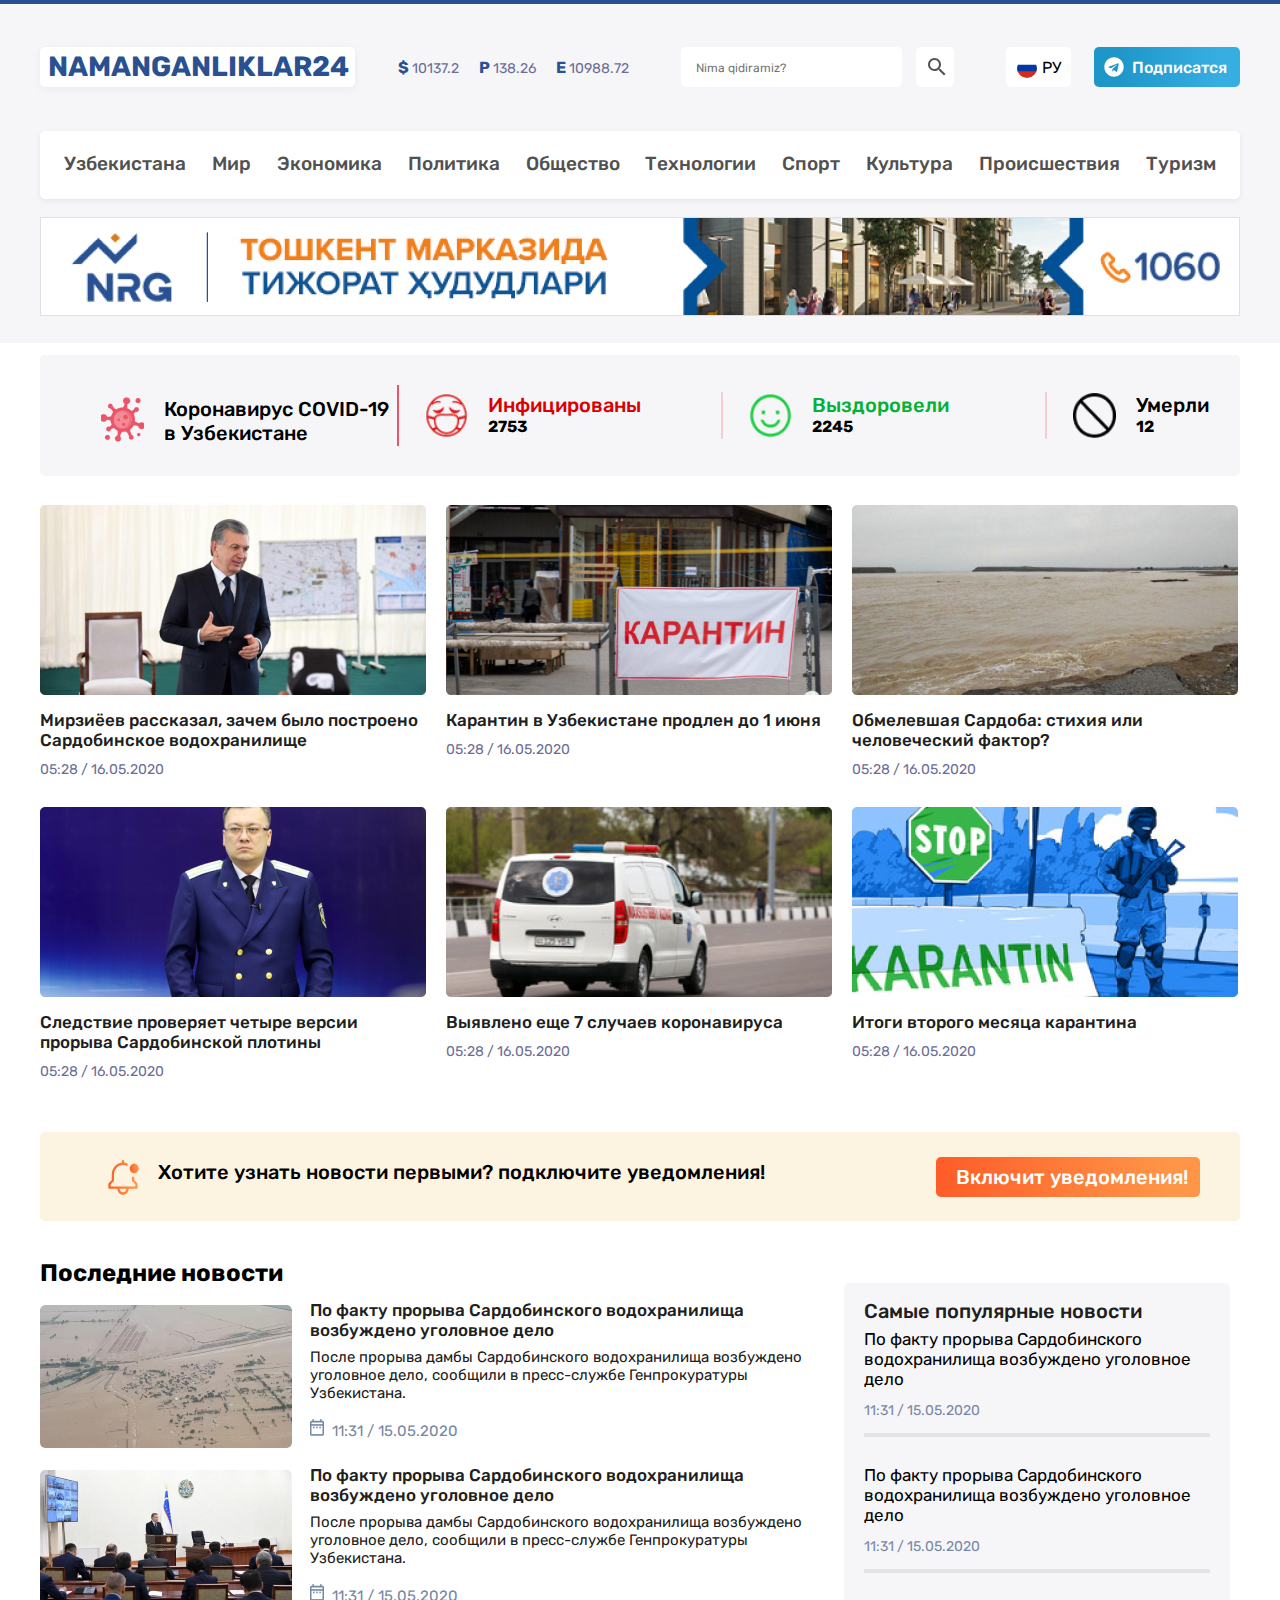
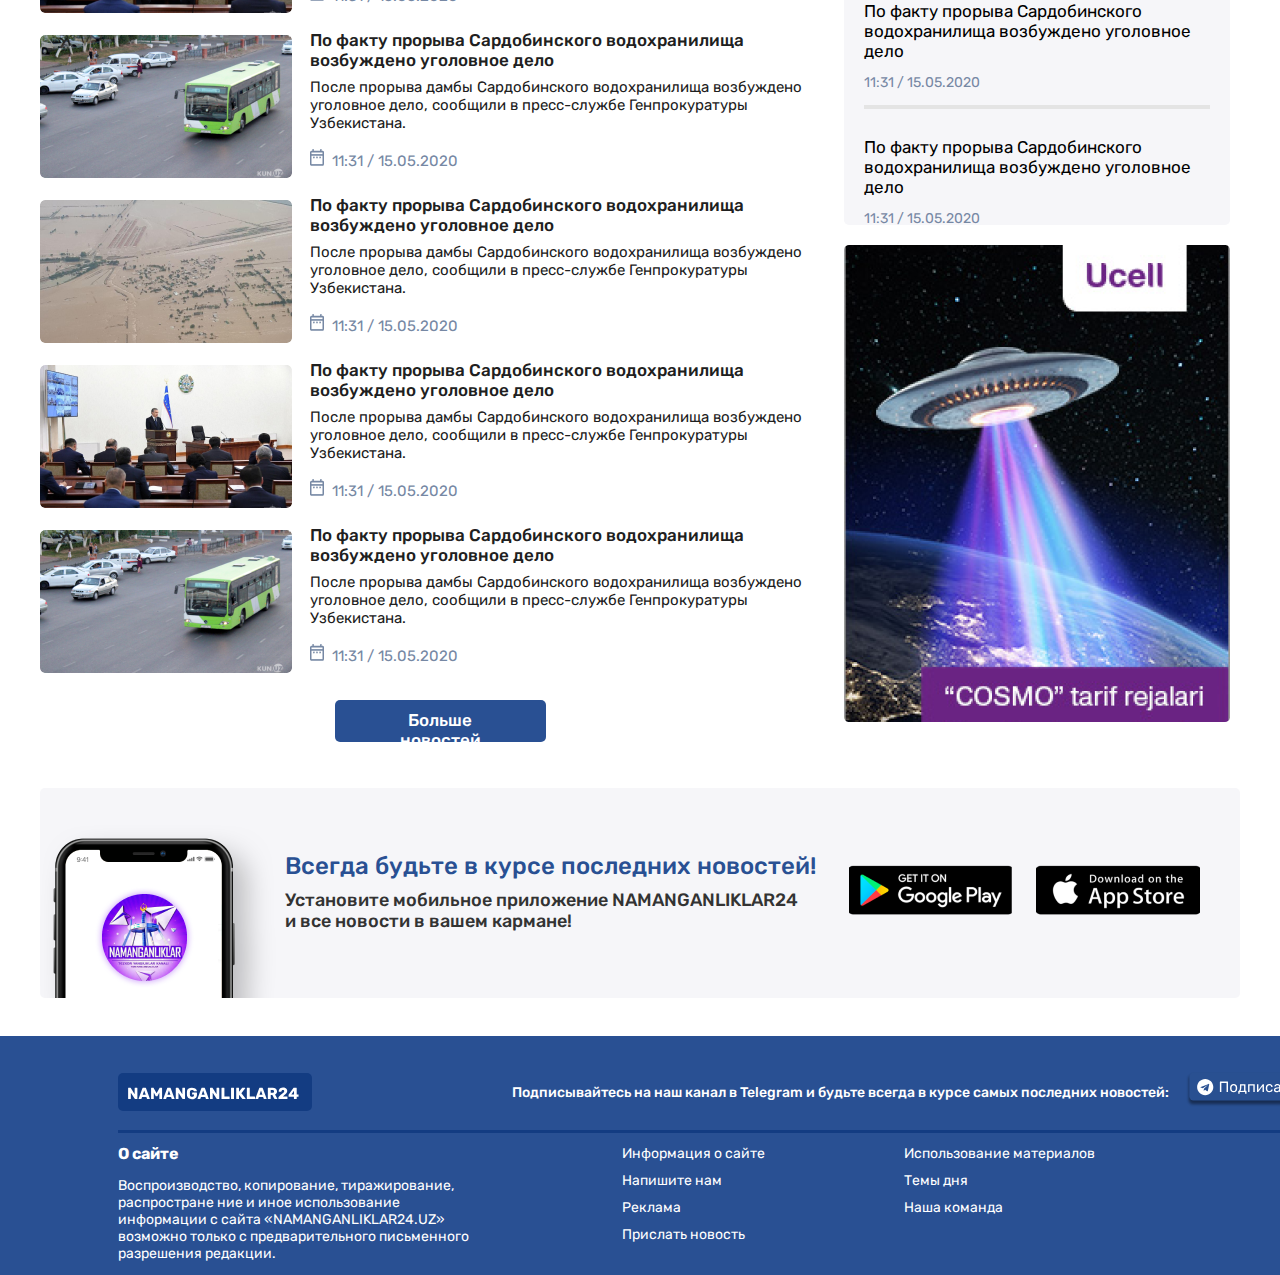
<file: index.html>
<!DOCTYPE html>
<html lang="en">

<head>
    <meta charset="UTF-8">
    <meta http-equiv="X-UA-Compatible" content="IE=edge">
    <meta name="viewport" content="width=device-width, initial-scale=1.0">
    <link rel="preconnect" href="https://fonts.gstatic.com">
    <link href="https://fonts.googleapis.com/css2?family=Roboto:wght@100&display=swap" rel="stylesheet">
    <link rel="preconnect" href="https://fonts.gstatic.com">
    <link href="https://fonts.googleapis.com/css2?family=Rubik:wght@500&display=swap" rel="stylesheet">
    <link rel="stylesheet" href="./style.css">
    <title>Namanganliklar24</title>
</head>

<body>
    <header class="header">
        <div class="line"></div>
        <div class="container">
            <div class="header-top">
                <div class="top-left">
                    <h1>NAMANGANLIKLAR24</h1>
                    <ul class="kurslar">
                        <li class="valyuta_kursi"><span class="valyutalar">$</span> 10137.2 </li>
                        <li class="valyuta_kursi"><span class="valyutalar">P</span> 138.26</li>
                        <li class="valyuta_kursi"><span class="valyutalar">E</span> 10988.72</li>
                    </ul>
                </div>
                <div class="top-right">
                    <input class="placeholder" placeholder="Nima qidiramiz?">
                    <div class="srch"><img src="./images/search.svg"></div>
                    <div class="lan"><img class="flag" src="./images/flag.svg">РУ</div>
                    <div class="tg"><a href="#"><img src="./images/tg.svg">Подписатся</a></div>
                </div>
            </div>
            <nav class="header-center">
                <ul>
                    <li><a href="#">Узбекистана</a></li>
                    <li><a href="#">Мир</a></li>
                    <li><a href="#">Экономика</a></li>
                    <li><a href="./index2.html"> Политика</a></li>
                    <li><a href="#">Общество</a></li>
                    <li><a href="#">Технологии</a></li>
                    <li><a href="#">Спорт</a></li>
                    <li><a href="#">Культура</a></li>
                    <li><a href="#">Происшествия</a></li>
                    <li><a href="#">Туризм</a></li>
                </ul>
            </nav>
            <img class="nrg" src="./images/nrg.png">
    </header>
    <main class="container">
        <section class="section1">
            <div class="sectionbox">
                <img src="./images/covid.png" alt="">
                <h3>Коронавирус COVID-19 в Узбекистане</h3>
            </div>
            <div class="sectionbox">
                <img src="./images/emojione-monotone_face-with-medical-mask.png">
                <div>
                    <h3 class="infection">Инфицированы</h3>
                    <b>2753</b>
                </div>
            </div>
            <div class="sectionbox">
                <img src="./images/smile.png" alt="">
                <div>
                    <h3 class="healthy">Выздоровели</h3>
                    <b>2245</b>
                </div>
            </div>
            <div class="sectionbox">
                <img src="./images/dead.png" alt="">
                <div>
                    <h3>Умерли</h3>
                    <b>12</b>
                </div>
            </div>
        </section>
        <section class="section2">
            <article class="article_of_sec2">
                <img src="./images/prezident@2x.jpg">
                <h3>Мирзиёев рассказал, зачем было построено
                    Сардобинское водохранилище</h3>
                <p>05:28 / 16.05.2020</p>
            </article>
            <article class="article_of_sec2">
                <img src="./images/karantin.jpg">
                <h3>Карантин в Узбекистане продлен до 1 июня</h3>
                <p>05:28 / 16.05.2020</p>
            </article>
            <article class="article_of_sec2">
                <img src="./images/sardoba.jpg">
                <h3>Обмелевшая Сардоба: стихия или
                    человеческий фактор?</h3>
                <p>05:28 / 16.05.2020</p>
            </article>
            <article class="article_of_sec2">
                <img src="./images/prokuror.jpg">
                <h3>Следствие проверяет четыре версии
                    прорыва Сардобинской плотины</h3>
                <p>05:28 / 16.05.2020</p>
            </article>
            <article class="article_of_sec2">
                <img src="./images/tez-yordam.jpg">
                <h3>Выявлено еще 7 случаев коронавируса</h3>
                <p>05:28 / 16.05.2020</p>
            </article>
            <article class="article_of_sec2">
                <img src="./images/stop-karantin.jpg">
                <h3>Итоги второго месяца карантина</h3>
                <p>05:28 / 16.05.2020</p>
            </article>
        </section>
        <section class="section3">
            <div>
                <img src="./images/bell-icon@2x.svg">
                <h2>Хотите узнать новости первыми? подключите уведомления!</h2>
            </div>
            <button>Включит уведомления!</button>
        </section>

        <section class="section4">
            <div class="section4-left">
                <h2>Последние новости</h2>
                <div>
                    <article class="newslist">
                        <img src="./images/news1.png" alt="">
                        <div class="articlebox">
                            <h3>По факту прорыва Сардобинского водохранилища
                                возбуждено уголовное дело</h3>
                            <p>После прорыва дамбы Сардобинского водохранилища возбуждено уголовное дело, сообщили в
                                пресс-службе Генпрокуратуры Узбекистана.
                            </p>
                            <img src="./images/calendar.png" alt="">
                            <p class="data">11:31 / 15.05.2020</p>
                        </div>
                    </article>
                    <article class="newslist">
                        <img src="./images/news2.png" alt="">
                        <div class="articlebox">
                            <h3>По факту прорыва Сардобинского водохранилища
                                возбуждено уголовное дело</h3>
                            <p>После прорыва дамбы Сардобинского водохранилища возбуждено уголовное дело, сообщили в
                                пресс-службе Генпрокуратуры Узбекистана.
                            </p>
                            <img src="./images/calendar.png" alt="">
                            <p class="data">11:31 / 15.05.2020</p>
                        </div>
                    </article>
                    <article class="newslist">
                        <img src="./images/news3.png" alt="">
                        <div class="articlebox">
                            <h3>По факту прорыва Сардобинского водохранилища
                                возбуждено уголовное дело</h3>
                            <p>После прорыва дамбы Сардобинского водохранилища возбуждено уголовное дело, сообщили в
                                пресс-службе Генпрокуратуры Узбекистана.
                            </p>
                            <img src="./images/calendar.png" alt="">
                            <p class="data">11:31 / 15.05.2020</p>
                        </div>
                    </article>
                    <article class="newslist">
                        <img src="./images/news1.png" alt="">
                        <div class="articlebox">
                            <h3>По факту прорыва Сардобинского водохранилища
                                возбуждено уголовное дело</h3>
                            <p>После прорыва дамбы Сардобинского водохранилища возбуждено уголовное дело, сообщили в
                                пресс-службе Генпрокуратуры Узбекистана.
                            </p>
                            <img src="./images/calendar.png" alt="">
                            <p class="data">11:31 / 15.05.2020</p>
                        </div>
                    </article>
                    <article class="newslist">
                        <img src="./images/news2.png" alt="">
                        <div class="articlebox">
                            <h3>По факту прорыва Сардобинского водохранилища
                                возбуждено уголовное дело</h3>
                            <p>После прорыва дамбы Сардобинского водохранилища возбуждено уголовное дело, сообщили в
                                пресс-службе Генпрокуратуры Узбекистана.
                            </p>
                            <img src="./images/calendar.png" alt="">
                            <p class="data">11:31 / 15.05.2020</p>
                        </div>
                    </article>
                    <article class="newslist">
                        <img src="./images/news3.png" alt="">
                        <div class="articlebox">
                            <h3>По факту прорыва Сардобинского водохранилища
                                возбуждено уголовное дело</h3>
                            <p>После прорыва дамбы Сардобинского водохранилища возбуждено уголовное дело, сообщили в
                                пресс-службе Генпрокуратуры Узбекистана.
                            </p>
                            <img src="./images/calendar.png" alt="">
                            <p class="data">11:31 / 15.05.2020</p>
                        </div>
                    </article>
                    <button class="morenews">Больше новостей</button>
                </div>
            </div>
            <div class="section4-right">
                <div class="section4-right-top">
                    <h3>Cамые популярные новости</h3>
                    <article class="hotnews">
                        <p>По факту прорыва Сардобинского водохранилища
                            возбуждено уголовное дело</p>
                        <span class="data">11:31 / 15.05.2020</span>
                        <span class="lines"></span>
                    </article>
                    <article class="hotnews">
                        <p>По факту прорыва Сардобинского водохранилища
                            возбуждено уголовное дело</p>
                        <span class="data">11:31 / 15.05.2020</span>
                        <span class="lines"></span>
                    </article>
                    <article class="hotnews">
                        <p>По факту прорыва Сардобинского водохранилища
                            возбуждено уголовное дело</p>
                        <span class="data">11:31 / 15.05.2020</span>
                        <span class="lines"></span>
                    </article>
                    <article class="hotnews">
                        <p>По факту прорыва Сардобинского водохранилища
                            возбуждено уголовное дело</p>
                        <span class="data">11:31 / 15.05.2020</span>
                    </article>
                </div>
                <aside class="ucell"></aside>
            </div>
            <div>

            </div>
        </section>
        <aside class="banner">
            <div class="banner-box">
                <h2>Всегда будьте в курсе последних новостей!</h2>
                <p>Установите мобильное приложение NAMANGANLIKLAR24
                    и все новости в вашем кармане!</p>
            </div>
            <div class="banner-link">
                <a href="#"><img src="./images/googleplay.png"></a>
                <a href="#"><img src="./images/appstore.png"></a>
            </div>
        </aside>
    </main>


    <footer>
        <div class="container">
            <div class="footer-top">
                <img src="./images/logo.svg">
                <div>
                    <h3>Подписывайтесь на наш канал в Telegram и будьте всегда в курсе самых последних новостей:</h3>
                    <a href="#"><img src="./images/tg-logo.svg"></a>
                </div>
            </div>
            <div class="footer-line"></div>
            <div class="footer-bottom">
                <div class="footer-box2">
                    <h3>О сайте</h3>
                    <p>Воспроизводство, копирование, тиражирование, распростране ние и иное использование информации с
                        сайта «NAMANGANLIKLAR24.UZ» возможно только с предварительного письменного разрешения редакции.
                    </p>
                </div>
                <ul>
                    <li><a href="#">Информация о сайте</a></li>
                    <li><a href="#">Напишите нам</a> </li>
                    <li><a href="#">Реклама</a></li>
                    <li><a href="#">Прислать новость</a></li>
                </ul>
                <ul>
                    <li><a href="#">Использование материалов</a></li>
                    <li><a href="#">Темы дня</a> </li>
                    <li><a href="#">Наша команда</a></li>
                </ul>
            </div>
        </div>
    </footer>
</body>

</html>
</file>
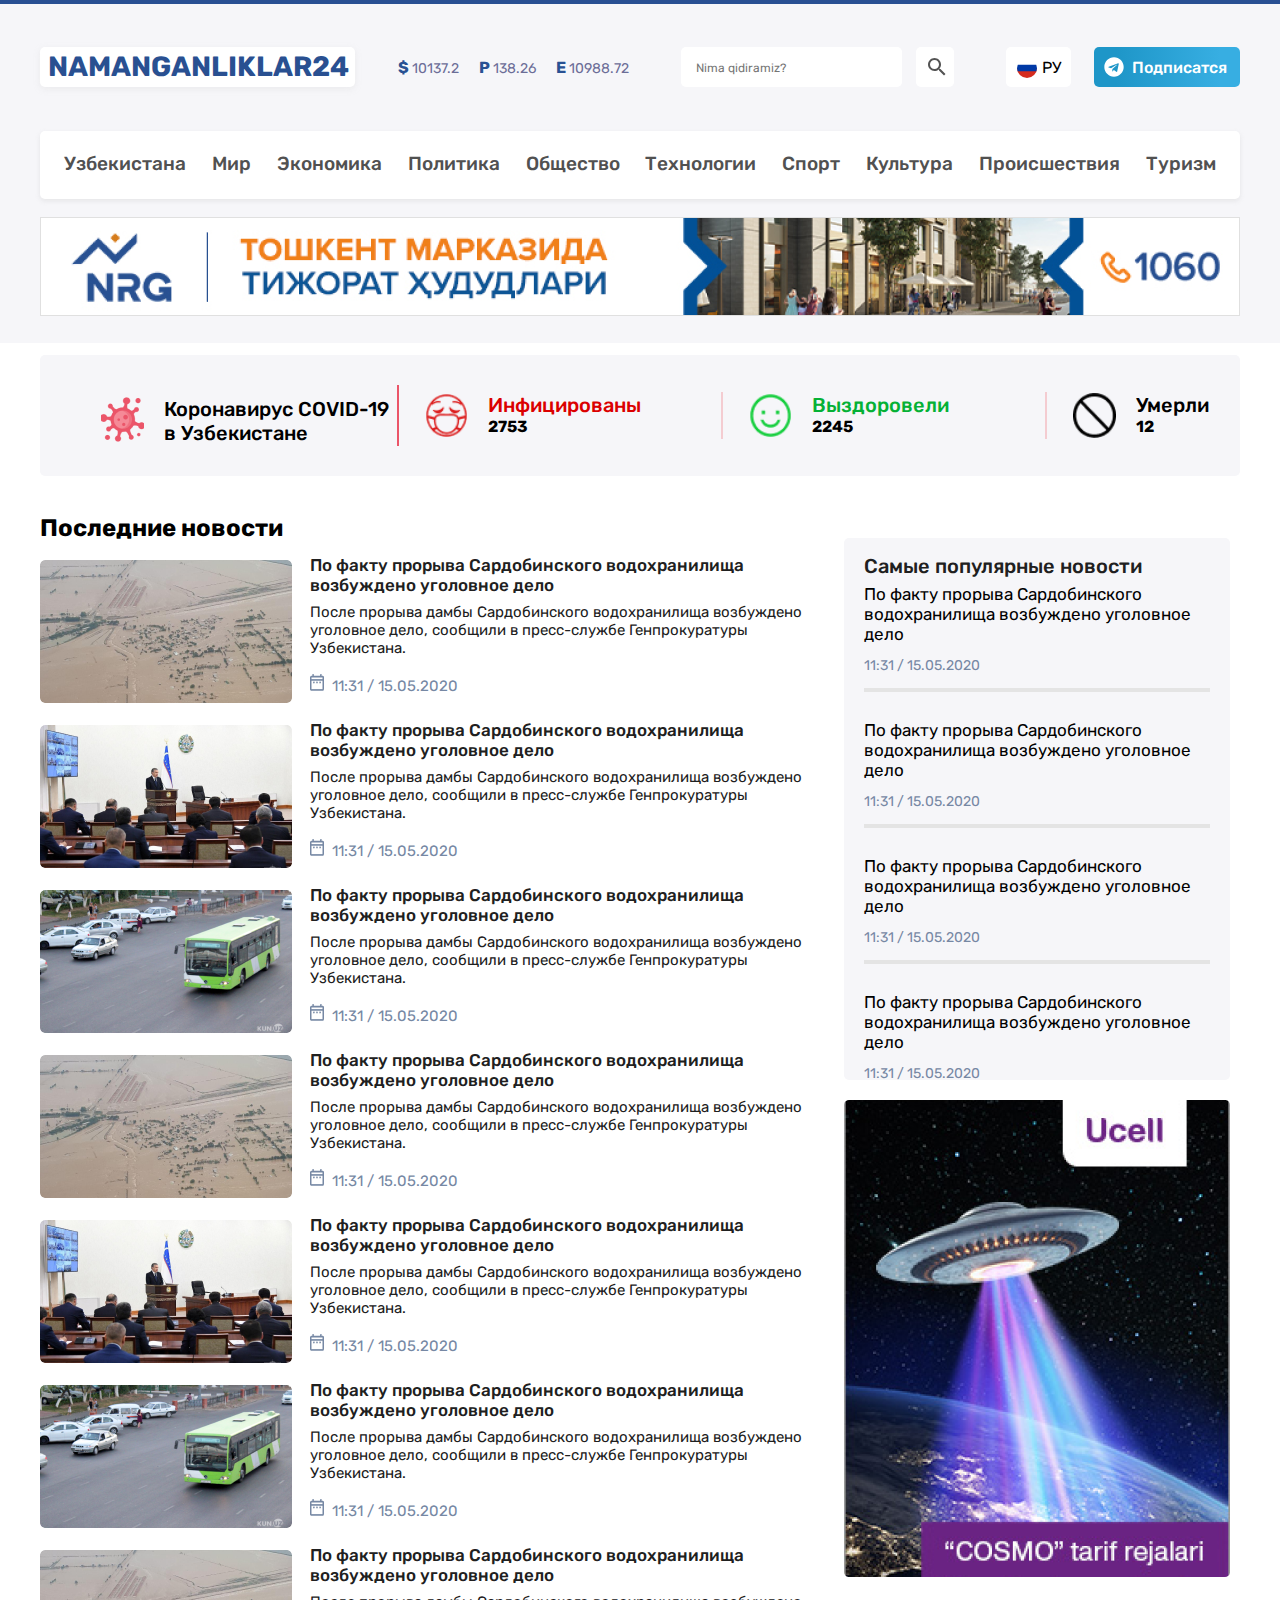
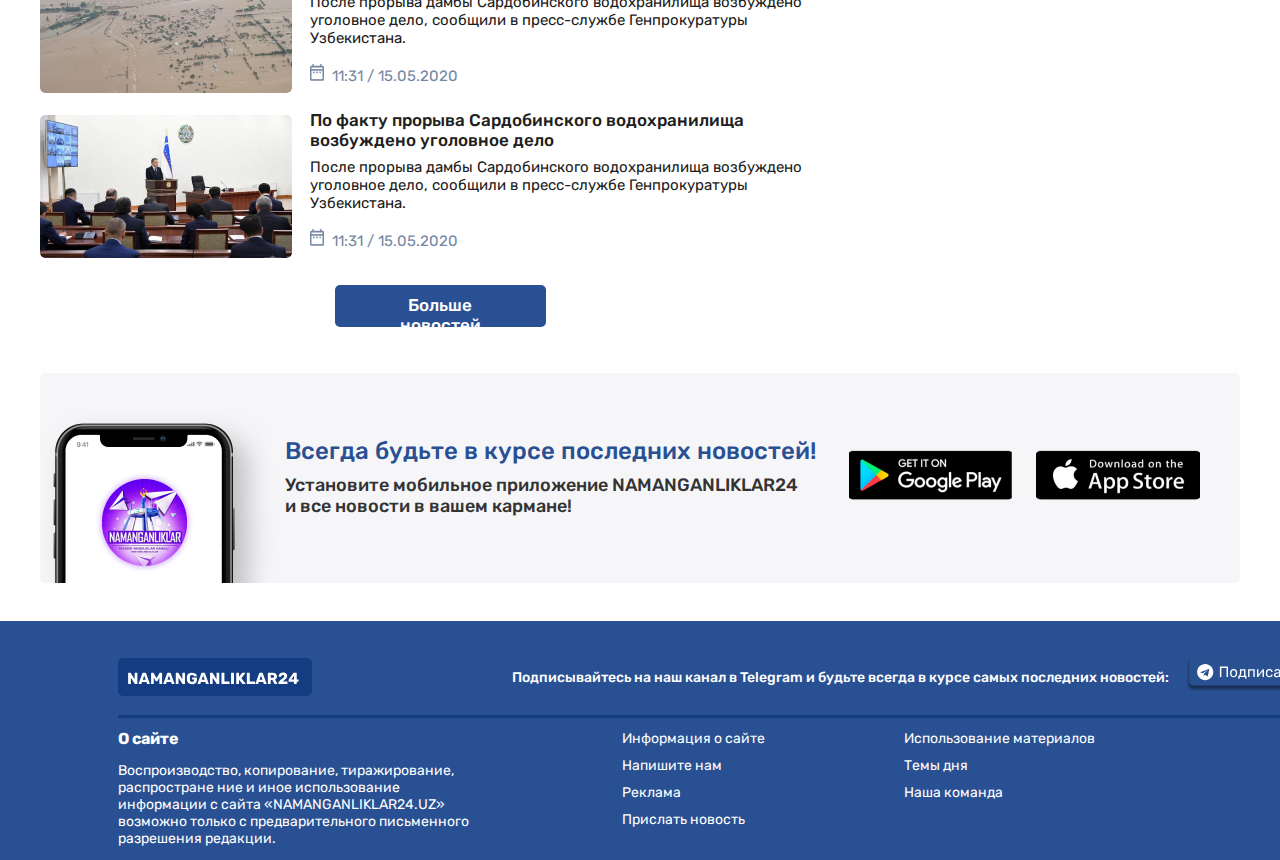
<file: index2.html>
<!DOCTYPE html>
<html lang="en">

<head>
    <meta charset="UTF-8">
    <meta http-equiv="X-UA-Compatible" content="IE=edge">
    <meta name="viewport" content="width=device-width, initial-scale=1.0">
    <link rel="preconnect" href="https://fonts.gstatic.com">
    <link href="https://fonts.googleapis.com/css2?family=Roboto:wght@100&display=swap" rel="stylesheet">
    <link rel="preconnect" href="https://fonts.gstatic.com">
    <link href="https://fonts.googleapis.com/css2?family=Rubik:wght@500&display=swap" rel="stylesheet">
    <link rel="stylesheet" href="./style.css">
    <title>Namanganliklar24</title>
</head>

<body>
    <header class="header">
        <div class="line"></div>
        <div class="container">
            <div class="header-top">
                <div class="top-left">
                    <h1>NAMANGANLIKLAR24</h1>
                    <ul class="kurslar">
                        <li class="valyuta_kursi"><span class="valyutalar">$</span> 10137.2 </li>
                        <li class="valyuta_kursi"><span class="valyutalar">P</span> 138.26</li>
                        <li class="valyuta_kursi"><span class="valyutalar">E</span> 10988.72</li>
                    </ul>
                </div>
                <div class="top-right">
                    <input class="placeholder" placeholder="Nima qidiramiz?">
                    <div class="srch"><img src="./images/search.svg"></div>
                    <div class="lan"><img class="flag" src="./images/flag.svg">РУ</div>
                    <div class="tg"><a href="#"><img src="./images/tg.svg">Подписатся</a></div>
                </div>
            </div>
            <nav class="header-center">
                <ul>
                    <li><a href="#">Узбекистана</a></li>
                    <li><a href="#">Мир</a></li>
                    <li><a href="#">Экономика</a></li>
                    <li><a href="./index2.html"> Политика</a></li>
                    <li><a href="#">Общество</a></li>
                    <li><a href="#">Технологии</a></li>
                    <li><a href="#">Спорт</a></li>
                    <li><a href="#">Культура</a></li>
                    <li><a href="#">Происшествия</a></li>
                    <li><a href="#">Туризм</a></li>
                </ul>
            </nav>
            <img class="nrg" src="./images/nrg.png">
    </header>
    <main class="container">
        <section class="section1">
            <div class="sectionbox">
                <img src="./images/covid.png" alt="">
                <h3>Коронавирус COVID-19 в Узбекистане</h3>
            </div>
            <div class="sectionbox">
                <img src="./images/emojione-monotone_face-with-medical-mask.png">
                <div>
                    <h3 class="infection">Инфицированы</h3>
                    <b>2753</b>
                </div>
            </div>
            <div class="sectionbox">
                <img src="./images/smile.png" alt="">
                <div>
                    <h3 class="healthy">Выздоровели</h3>
                    <b>2245</b>
                </div>
            </div>
            <div class="sectionbox">
                <img src="./images/dead.png" alt="">
                <div>
                    <h3>Умерли</h3>
                    <b>12</b>
                </div>
            </div>
        </section>

        <section class="section4">
            <div class="section4-left">
                <h2>Последние новости</h2>
                <div>
                    <article class="newslist">
                        <img src="./images/news1.png" alt="">
                        <div class="articlebox">
                            <h3>По факту прорыва Сардобинского водохранилища
                                возбуждено уголовное дело</h3>
                            <p>После прорыва дамбы Сардобинского водохранилища возбуждено уголовное дело, сообщили в
                                пресс-службе Генпрокуратуры Узбекистана.
                            </p>
                            <img src="./images/calendar.png" alt="">
                            <p class="data">11:31 / 15.05.2020</p>
                        </div>
                    </article>
                    <article class="newslist">
                        <img src="./images/news2.png" alt="">
                        <div class="articlebox">
                            <h3>По факту прорыва Сардобинского водохранилища
                                возбуждено уголовное дело</h3>
                            <p>После прорыва дамбы Сардобинского водохранилища возбуждено уголовное дело, сообщили в
                                пресс-службе Генпрокуратуры Узбекистана.
                            </p>
                            <img src="./images/calendar.png" alt="">
                            <p class="data">11:31 / 15.05.2020</p>
                        </div>
                    </article>
                    <article class="newslist">
                        <img src="./images/news3.png" alt="">
                        <div class="articlebox">
                            <h3>По факту прорыва Сардобинского водохранилища
                                возбуждено уголовное дело</h3>
                            <p>После прорыва дамбы Сардобинского водохранилища возбуждено уголовное дело, сообщили в
                                пресс-службе Генпрокуратуры Узбекистана.
                            </p>
                            <img src="./images/calendar.png" alt="">
                            <p class="data">11:31 / 15.05.2020</p>
                        </div>
                    </article>
                    <article class="newslist">
                        <img src="./images/news1.png" alt="">
                        <div class="articlebox">
                            <h3>По факту прорыва Сардобинского водохранилища
                                возбуждено уголовное дело</h3>
                            <p>После прорыва дамбы Сардобинского водохранилища возбуждено уголовное дело, сообщили в
                                пресс-службе Генпрокуратуры Узбекистана.
                            </p>
                            <img src="./images/calendar.png" alt="">
                            <p class="data">11:31 / 15.05.2020</p>
                        </div>
                    </article>
                    <article class="newslist">
                        <img src="./images/news2.png" alt="">
                        <div class="articlebox">
                            <h3>По факту прорыва Сардобинского водохранилища
                                возбуждено уголовное дело</h3>
                            <p>После прорыва дамбы Сардобинского водохранилища возбуждено уголовное дело, сообщили в
                                пресс-службе Генпрокуратуры Узбекистана.
                            </p>
                            <img src="./images/calendar.png" alt="">
                            <p class="data">11:31 / 15.05.2020</p>
                        </div>
                    </article>
                    <article class="newslist">
                        <img src="./images/news3.png" alt="">
                        <div class="articlebox">
                            <h3>По факту прорыва Сардобинского водохранилища
                                возбуждено уголовное дело</h3>
                            <p>После прорыва дамбы Сардобинского водохранилища возбуждено уголовное дело, сообщили в
                                пресс-службе Генпрокуратуры Узбекистана.
                            </p>
                            <img src="./images/calendar.png" alt="">
                            <p class="data">11:31 / 15.05.2020</p>
                        </div>
                    </article>
                    <article class="newslist">
                        <img src="./images/news1.png" alt="">
                        <div class="articlebox">
                            <h3>По факту прорыва Сардобинского водохранилища
                                возбуждено уголовное дело</h3>
                            <p>После прорыва дамбы Сардобинского водохранилища возбуждено уголовное дело, сообщили в
                                пресс-службе Генпрокуратуры Узбекистана.
                            </p>
                            <img src="./images/calendar.png" alt="">
                            <p class="data">11:31 / 15.05.2020</p>
                        </div>
                    </article>
                    <article class="newslist">
                        <img src="./images/news2.png" alt="">
                        <div class="articlebox">
                            <h3>По факту прорыва Сардобинского водохранилища
                                возбуждено уголовное дело</h3>
                            <p>После прорыва дамбы Сардобинского водохранилища возбуждено уголовное дело, сообщили в
                                пресс-службе Генпрокуратуры Узбекистана.
                            </p>
                            <img src="./images/calendar.png" alt="">
                            <p class="data">11:31 / 15.05.2020</p>
                        </div>
                    </article>
                    <button class="morenews">Больше новостей</button>
                </div>
            </div>
            <div class="section4-right">
                <div class="section4-right-top">
                    <h3>Cамые популярные новости</h3>
                    <article class="hotnews">
                        <p>По факту прорыва Сардобинского водохранилища
                            возбуждено уголовное дело</p>
                        <span class="data">11:31 / 15.05.2020</span>
                        <span class="lines"></span>
                    </article>
                    <article class="hotnews">
                        <p>По факту прорыва Сардобинского водохранилища
                            возбуждено уголовное дело</p>
                        <span class="data">11:31 / 15.05.2020</span>
                        <span class="lines"></span>
                    </article>
                    <article class="hotnews">
                        <p>По факту прорыва Сардобинского водохранилища
                            возбуждено уголовное дело</p>
                        <span class="data">11:31 / 15.05.2020</span>
                        <span class="lines"></span>
                    </article>
                    <article class="hotnews">
                        <p>По факту прорыва Сардобинского водохранилища
                            возбуждено уголовное дело</p>
                        <span class="data">11:31 / 15.05.2020</span>
                    </article>
                </div>
                <aside class="ucell"></aside>
            </div>
            <div>

            </div>
        </section>
        <aside class="banner">
            <div class="banner-box">
                <h2>Всегда будьте в курсе последних новостей!</h2>
                <p>Установите мобильное приложение NAMANGANLIKLAR24
                    и все новости в вашем кармане!</p>
            </div>
            <div class="banner-link">
                <a href="#"><img src="./images/googleplay.png"></a>
                <a href="#"><img src="./images/appstore.png"></a>
            </div>
        </aside>
    </main>

    <footer>
        <div class="container">
            <div class="footer-top">
                <img src="./images/logo.svg">
                <div>
                    <h3>Подписывайтесь на наш канал в Telegram и будьте всегда в курсе самых последних новостей:</h3>
                    <a href="#"><img src="./images/tg-logo.svg"></a>
                </div>
            </div>
            <div class="footer-line"></div>
            <div class="footer-bottom">
                <div class="footer-box2">
                    <h3>О сайте</h3>
                    <p>Воспроизводство, копирование, тиражирование, распростране ние и иное использование информации с
                        сайта «NAMANGANLIKLAR24.UZ» возможно только с предварительного письменного разрешения редакции.
                    </p>
                </div>
                <ul>
                    <li><a href="#">Информация о сайте</a></li>
                    <li><a href="#">Напишите нам</a> </li>
                    <li><a href="#">Реклама</a></li>
                    <li><a href="#">Прислать новость</a></li>
                </ul>
                <ul>
                    <li><a href="#">Использование материалов</a></li>
                    <li><a href="#">Темы дня</a> </li>
                    <li><a href="#">Наша команда</a></li>
                </ul>
            </div>
        </div>
    </footer>
</body>

</html>
</file>
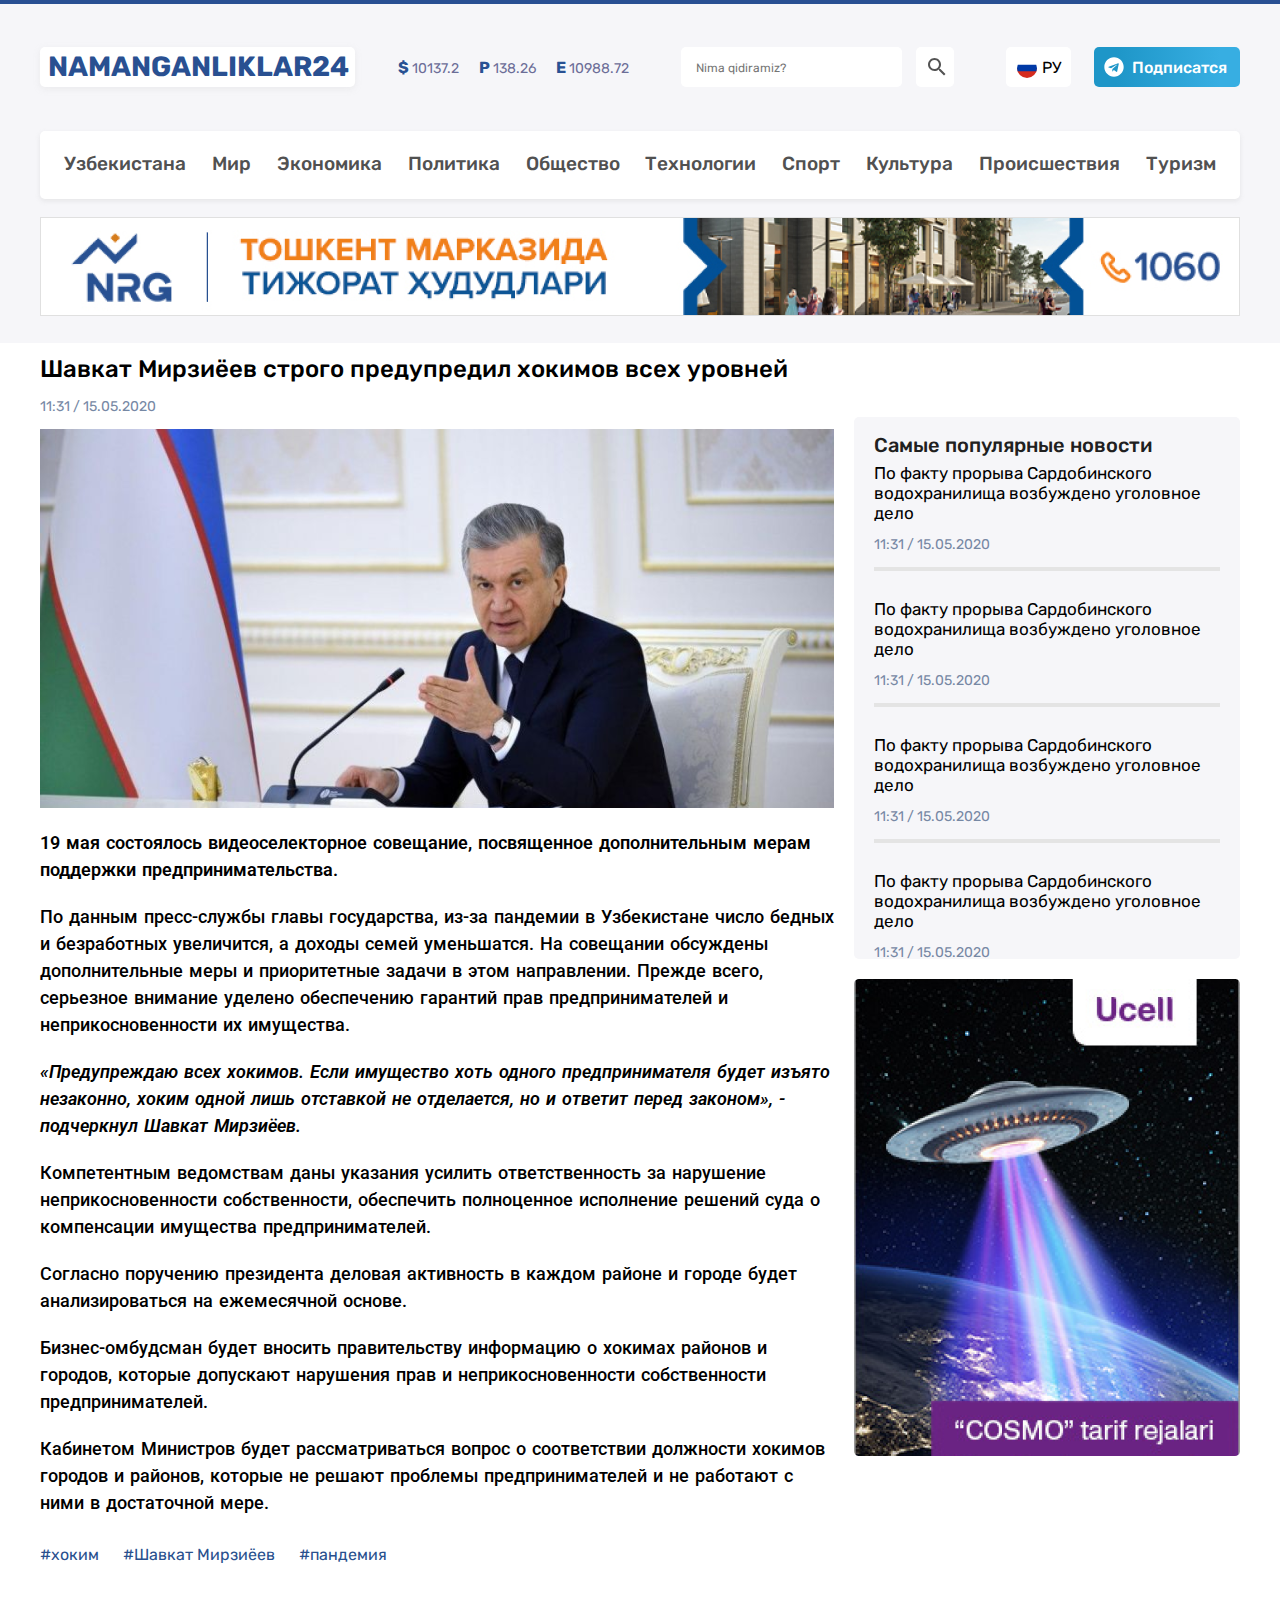
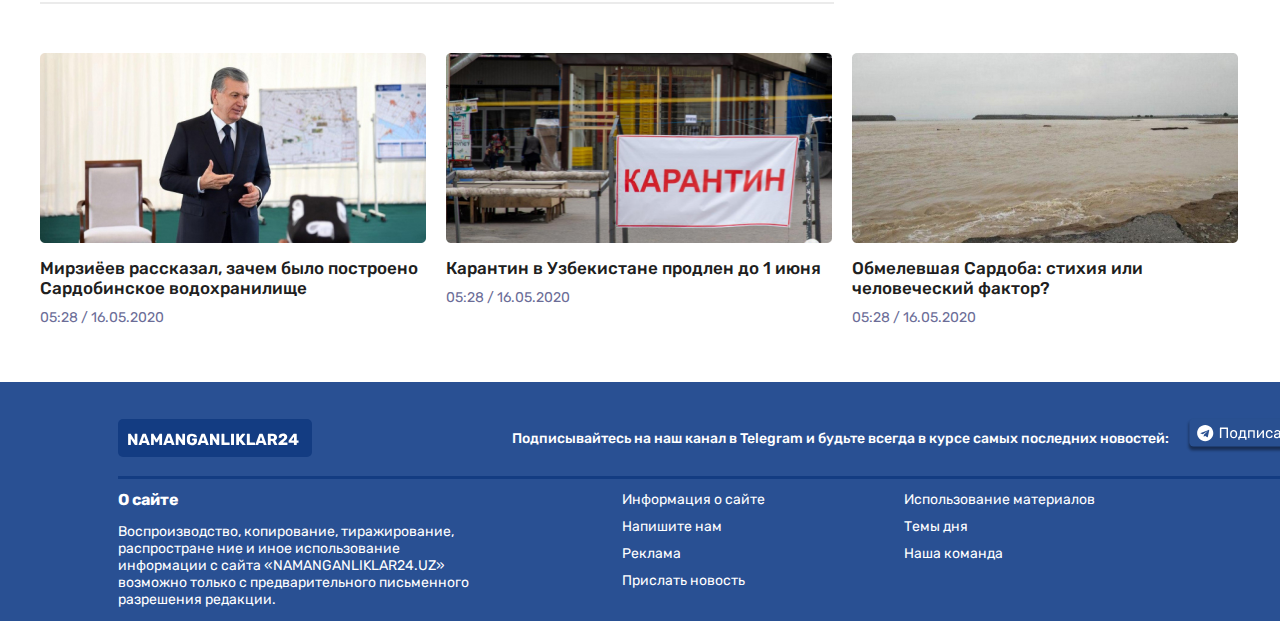
<file: index3.html>
<!DOCTYPE html>
<html lang="en">

<head>
    <meta charset="UTF-8">
    <meta http-equiv="X-UA-Compatible" content="IE=edge">
    <meta name="viewport" content="width=device-width, initial-scale=1.0">
    <link rel="preconnect" href="https://fonts.gstatic.com">
    <link href="https://fonts.googleapis.com/css2?family=Roboto:wght@100&display=swap" rel="stylesheet">
    <link rel="preconnect" href="https://fonts.gstatic.com">
    <link href="https://fonts.googleapis.com/css2?family=Rubik:wght@500&display=swap" rel="stylesheet">
    <link rel="stylesheet" href="./style.css">
    <title>Namanganliklar24</title>
</head>

<body>
    <header class="header">
        <div class="line"></div>
        <div class="container">
            <div class="header-top">
                <div class="top-left">
                    <h1>NAMANGANLIKLAR24</h1>
                    <ul class="kurslar">
                        <li class="valyuta_kursi"><span class="valyutalar">$</span> 10137.2 </li>
                        <li class="valyuta_kursi"><span class="valyutalar">P</span> 138.26</li>
                        <li class="valyuta_kursi"><span class="valyutalar">E</span> 10988.72</li>
                    </ul>
                </div>
                <div class="top-right">
                    <input class="placeholder" placeholder="Nima qidiramiz?">
                    <div class="srch"><img src="./images/search.svg"></div>
                    <div class="lan"><img class="flag" src="./images/flag.svg">РУ</div>
                    <div class="tg"><a href="#"><img src="./images/tg.svg">Подписатся</a></div>
                </div>
            </div>
            <nav class="header-center">
                <ul>
                    <li><a href="#">Узбекистана</a></li>
                    <li><a href="#">Мир</a></li>
                    <li><a href="#">Экономика</a></li>
                    <li><a href="./index2.html"> Политика</a></li>
                    <li><a href="#">Общество</a></li>
                    <li><a href="#">Технологии</a></li>
                    <li><a href="#">Спорт</a></li>
                    <li><a href="#">Культура</a></li>
                    <li><a href="#">Происшествия</a></li>
                    <li><a href="#">Туризм</a></li>
                </ul>
            </nav>
            <img class="nrg" src="./images/nrg.png">
    </header>
    <main class="container">
        <section class="section5">
            <div class="section5-left">
                <h2>Шавкат Мирзиёев строго предупредил хокимов всех уровней</h2>
                <p class="data">11:31 / 15.05.2020</p>
                <img src="./images/president.png">
                <div>
                    <div class="newsbox1">
                        <p class="bolter">19 мая состоялось видеоселекторное совещание, посвященное дополнительным мерам
                            поддержки
                            предпринимательства.</p>

                        <p>По данным пресс-службы главы государства, из-за пандемии в Узбекистане число бедных и
                            безработных увеличится, а доходы семей уменьшатся. На совещании обсуждены дополнительные
                            меры и приоритетные задачи в этом направлении.

                            Прежде всего, серьезное внимание уделено обеспечению гарантий прав предпринимателей и
                            неприкосновенности их имущества.</p>

                        <p class="bolter presidentsay"> «Предупреждаю всех хокимов. Если имущество хоть одного
                            предпринимателя будет изъято
                            незаконно,
                            хоким одной лишь отставкой не отделается, но и ответит перед законом», - подчеркнул
                            Шавкат Мирзиёев.</p>

                        <p>Компетентным ведомствам даны указания усилить ответственность за нарушение неприкосновенности
                            собственности, обеспечить полноценное исполнение решений суда о компенсации имущества
                            предпринимателей.</p>

                        <p>Согласно поручению президента деловая активность в каждом районе и городе будет
                            анализироваться
                            на ежемесячной основе.</p>

                        <p>Бизнес-омбудсман будет вносить правительству информацию о хокимах районов и городов, которые
                            допускают нарушения прав и неприкосновенности собственности предпринимателей.</p>

                        <p>Кабинетом Министров будет рассматриваться вопрос о соответствии должности хокимов городов и
                            районов, которые не решают проблемы предпринимателей и не работают с ними в достаточной
                            мере.</p>
                    </div>
                    <div class="hash">
                        <a href="#">#хоким</a>
                        <a href="#"> #Шавкат Мирзиёев</a>
                        <a href="#">#пандемия</a>
                    </div>
                </div>
                <div class="line2">
                </div>
            </div>
            <div class="section5-right">
                <div class="section5-right-top">
                    <h3>Cамые популярные новости</h3>
                    <article class="hotnews">
                        <p>По факту прорыва Сардобинского водохранилища
                            возбуждено уголовное дело</p>
                        <span class="data">11:31 / 15.05.2020</span>
                        <span class="lines"></span>
                    </article>
                    <article class="hotnews">
                        <p>По факту прорыва Сардобинского водохранилища
                            возбуждено уголовное дело</p>
                        <span class="data">11:31 / 15.05.2020</span>
                        <span class="lines"></span>
                    </article>
                    <article class="hotnews">
                        <p>По факту прорыва Сардобинского водохранилища
                            возбуждено уголовное дело</p>
                        <span class="data">11:31 / 15.05.2020</span>
                        <span class="lines"></span>
                    </article>
                    <article class="hotnews">
                        <p>По факту прорыва Сардобинского водохранилища
                            возбуждено уголовное дело</p>
                        <span class="data">11:31 / 15.05.2020</span>
                    </article>
                </div>
                <aside class="ucell"></aside>
            </div>
        </section>
        <section class="section2">
            <article class="article_of_sec2">
                <img src="./images/prezident@2x.jpg">
                <h3>Мирзиёев рассказал, зачем было построено
                    Сардобинское водохранилище</h3>
                <p>05:28 / 16.05.2020</p>
            </article>
            <article class="article_of_sec2">
                <img src="./images/karantin.jpg">
                <h3>Карантин в Узбекистане продлен до 1 июня</h3>
                <p>05:28 / 16.05.2020</p>
            </article>
            <article class="article_of_sec2">
                <img src="./images/sardoba.jpg">
                <h3>Обмелевшая Сардоба: стихия или
                    человеческий фактор?</h3>
                <p>05:28 / 16.05.2020</p>
            </article>
        </section>
    </main>

    <footer>
        <div class="container">
            <div class="footer-top">
                <img src="./images/logo.svg">
                <div>
                    <h3>Подписывайтесь на наш канал в Telegram и будьте всегда в курсе самых последних новостей:</h3>
                    <a href="#"><img src="./images/tg-logo.svg"></a>
                </div>
            </div>
            <div class="footer-line"></div>
            <div class="footer-bottom">
                <div class="footer-box2">
                    <h3>О сайте</h3>
                    <p>Воспроизводство, копирование, тиражирование, распростране ние и иное использование информации с
                        сайта «NAMANGANLIKLAR24.UZ» возможно только с предварительного письменного разрешения редакции.
                    </p>
                </div>
                <ul>
                    <li><a href="#">Информация о сайте</a></li>
                    <li><a href="#">Напишите нам</a> </li>
                    <li><a href="#">Реклама</a></li>
                    <li><a href="#">Прислать новость</a></li>
                </ul>
                <ul>
                    <li><a href="#">Использование материалов</a></li>
                    <li><a href="#">Темы дня</a> </li>
                    <li><a href="#">Наша команда</a></li>
                </ul>
            </div>
        </div>
    </footer>
</body>

</html>
</file>
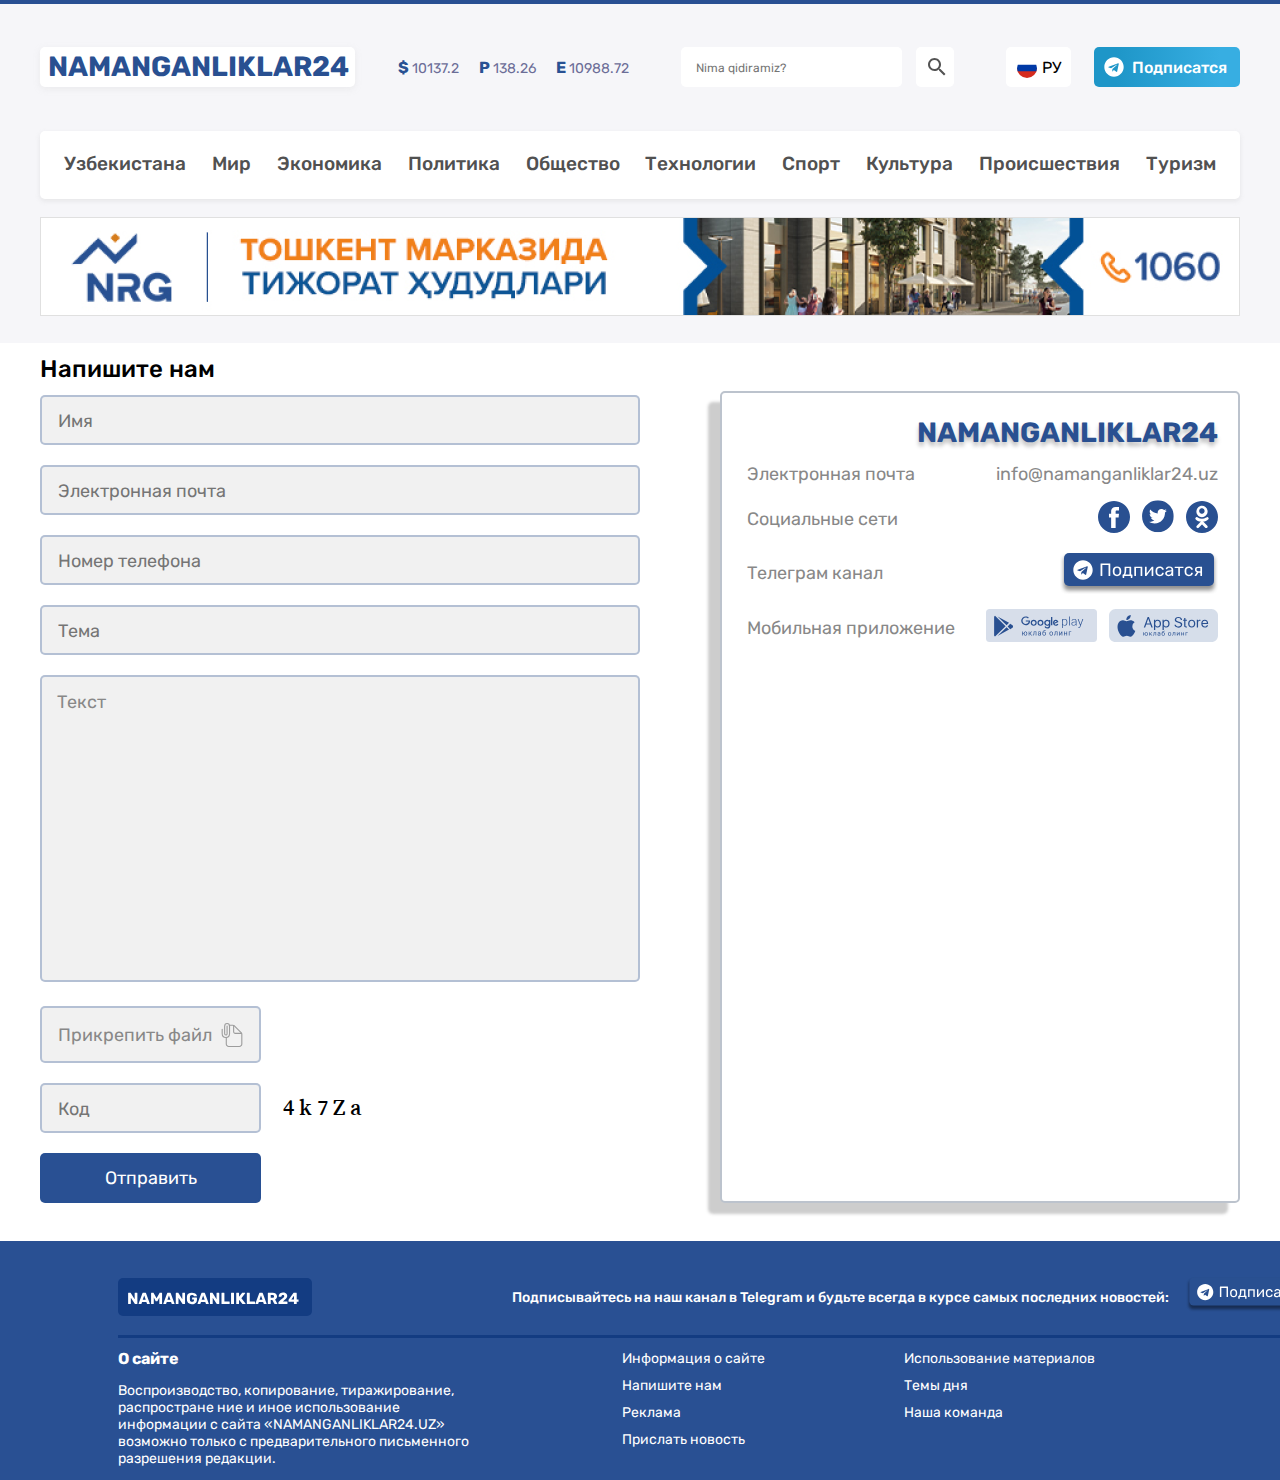
<file: index4.html>
<!DOCTYPE html>
<html lang="en">

<head>
    <meta charset="UTF-8">
    <meta http-equiv="X-UA-Compatible" content="IE=edge">
    <meta name="viewport" content="width=device-width, initial-scale=1.0">
    <link rel="preconnect" href="https://fonts.gstatic.com">
    <link rel="preconnect" href="https://fonts.gstatic.com">
    <link href="https://fonts.googleapis.com/css2?family=Song+Myung&display=swap" rel="stylesheet">
    <link href="https://fonts.googleapis.com/css2?family=Roboto:wght@100&display=swap" rel="stylesheet">
    <link rel="preconnect" href="https://fonts.gstatic.com">
    <link href="https://fonts.googleapis.com/css2?family=Rubik:wght@500&display=swap" rel="stylesheet">
    <link rel="stylesheet" href="./style.css">
    <title>Namanganliklar24</title>
</head>

<body>
    <header class="header">
        <div class="line"></div>
        <div class="container">
            <div class="header-top">
                <div class="top-left">
                    <h1>NAMANGANLIKLAR24</h1>
                    <ul class="kurslar">
                        <li class="valyuta_kursi"><span class="valyutalar">$</span> 10137.2 </li>
                        <li class="valyuta_kursi"><span class="valyutalar">P</span> 138.26</li>
                        <li class="valyuta_kursi"><span class="valyutalar">E</span> 10988.72</li>
                    </ul>
                </div>
                <div class="top-right">
                    <input class="placeholder" placeholder="Nima qidiramiz?">
                    <div class="srch"><img src="./images/search.svg"></div>
                    <div class="lan"><img class="flag" src="./images/flag.svg">РУ</div>
                    <div class="tg"><a href="#"><img src="./images/tg.svg">Подписатся</a></div>
                </div>
            </div>
            <nav class="header-center">
                <ul>
                    <li><a href="#">Узбекистана</a></li>
                    <li><a href="#">Мир</a></li>
                    <li><a href="#">Экономика</a></li>
                    <li><a href="./index2.html"> Политика</a></li>
                    <li><a href="#">Общество</a></li>
                    <li><a href="#">Технологии</a></li>
                    <li><a href="#">Спорт</a></li>
                    <li><a href="#">Культура</a></li>
                    <li><a href="#">Происшествия</a></li>
                    <li><a href="#">Туризм</a></li>
                </ul>
            </nav>
            <img class="nrg" src="./images/nrg.png">
    </header>
    <main class="container">
        <div class="form">
            <section class="left">
                <h3>Напишите нам</h3>
                <form action="http://www.namanganliklar24.uz">
                    <input type="text" placeholder="Имя">
                    <input type="text" placeholder="Электронная почта">
                    <input type="text" placeholder="Номер телефона">
                    <input type="text" placeholder="Тема">
                    <textarea type="text">Текст</textarea>
                    <div class="file_select">
                        <label for="file_btn">Прикрепить файл</label>
                        <input id="file_btn" type="file">
                    </div>
                    <input type="password" placeholder="Код">
                    <span class="code">4 k 7 Z a</span>
                </form>
                <button>Отправить</button>
            </section>
            <section class="right">
                <h1>NAMANGANLIKLAR24</h1>
                <ul>
                    <li>
                        <p>Электронная почта</p>
                        <a href="#">info@namanganliklar24.uz</a>
                    </li>
                    <li>
                        <p>Социальные сети</p>
                        <div>
                            <img src="./images/fb.svg">
                            <img src="./images/twitter.svg">
                            <img src="./images/ok.svg">
                        </div>
                    </li>
                    <li>
                        <p>Телеграм канал</p>
                        <img src="./images/tg-logo.svg">
                    </li>
                    <li>
                        <p>Мобильная приложение</p>
                        <div>
                            <img src="./images/googlePlay.svg">
                            <img src="./images/appleStore.svg">
                        </div>
                    </li>
                </ul>
            </section>
        </div>
    </main>

    <footer>
        <div class="container">
            <div class="footer-top">
                <img src="./images/logo.svg">
                <div>
                    <h3>Подписывайтесь на наш канал в Telegram и будьте всегда в курсе самых последних новостей:</h3>
                    <a href="#"><img src="./images/tg-logo.svg"></a>
                </div>
            </div>
            <div class="footer-line"></div>
            <div class="footer-bottom">
                <div class="footer-box2">
                    <h3>О сайте</h3>
                    <p>Воспроизводство, копирование, тиражирование, распростране ние и иное использование информации с
                        сайта «NAMANGANLIKLAR24.UZ» возможно только с предварительного письменного разрешения редакции.
                    </p>
                </div>
                <ul>
                    <li><a href="#">Информация о сайте</a></li>
                    <li><a href="#">Напишите нам</a> </li>
                    <li><a href="#">Реклама</a></li>
                    <li><a href="#">Прислать новость</a></li>
                </ul>
                <ul>
                    <li><a href="#">Использование материалов</a></li>
                    <li><a href="#">Темы дня</a> </li>
                    <li><a href="#">Наша команда</a></li>
                </ul>
            </div>
        </div>
    </footer>
</body>

</html>
</file>
<file: style.css>
* {
    margin: 0;
    padding: 0;
    text-decoration: none;
    list-style: none;
    font-family: 'Rubik', sans-serif;
    box-sizing: border-box;
    font-style: normal;
}

.container {
    width: 1200px;
    margin-left: auto;
    margin-right: auto;
}

.header {
    background-color: #F6F6F9;
}

.line {
    height: 4px;
    background: #295093;
}




.header-top {
    margin-top: 43px;
    display: flex;
    justify-content: space-between;
    align-items: center;
}

.top-left {
    display: flex;
    align-items: center;

}

.top-left ul {
    display: flex;
}

.top-left h1 {

    font-weight: bold;
    font-size: 28px;
    line-height: 33px;
    color: #295091;
    background-color: #fff;
    margin-right: 23px;
    box-shadow: 0px 2px 6px rgba(202, 202, 202, 0.25);
    border-radius: 5px;
    padding: 3px 6px 4px 8px;

}

.valyuta_kursi .valyutalar {
    font-weight: bold;
    font-size: 16px;
    line-height: 19px;
    color: #285193;
}

.valyuta_kursi {
    margin-left: 20px;
    font-weight: normal;
    font-size: 14px;
    line-height: 17px;
    color: #6B6D97;
}

.top-right {
    display: flex;
    align-items: center;
}

.top-right div,
.top-right div a {
    border: #fff;
    align-items: center;
    border-radius: 5px;
    background: #FFFFFF;
}

.searchbox {
    width: 145px;
    height: 40px;


}

.srch {
    width: 38.1px;
    height: 40px;
    margin-right: 51.9px;

}

.srch img {
    display: inline-block;
    margin: 11px 8.6px 11.5px 12px;

}

.placeholder {
    display: inline-block;
    font-weight: normal;
    font-size: 12px;
    line-height: 14px;
    color: #CCCCCC;
    padding: 14px 43px 12px 15px;
    border: #fff;
    margin-right: 14px;
    border-radius: 5px;
}

.lan {
    width: 64.76px;
    height: 40px;
    background: #FFFFFF;
    border-radius: 5px;
    display: flex;
    align-items: center;
    margin-right: 23.24px;
}

.flag {
    border-radius: 18px;
    margin: 11px 5px 9px 11px;
    display: inline-block;
}


.top-right .tg a {
    width: 146px;
    height: 40px;
    background: linear-gradient(90deg, #1E96C8 15.07%, #37AEE2 85.96%);
    font-weight: 500;
    font-size: 16px;
    line-height: 19px;
    color: #FFFFFF;
}

.tg a {
    display: flex;
    align-items: center;
}

.tg a img {
    display: inline-block;
    margin: 10.31px 7.31px 10.31px 10.31px;
}

.header-center {
    width: 1200px;
    height: 68px;
    background: #FFFFFF;
    box-shadow: 0px 2px 5px rgba(159, 159, 159, 0.19);
    border-radius: 5px;
    margin-top: 44px;
}

.header-center ul {
    display: flex;
    align-items: center;
    justify-content: space-between;
    font-weight: 500;
    font-size: 19px;
    line-height: 23px;
    padding: 21px 24px;
}

.header-center ul li a {
    color: #515151 !important;
}

.nrg {
    margin-top: 18px;
    margin-bottom: 23px;

}

main {
    margin-top: 12px;

}

.section1 {
    display: flex;
    align-items: center;
    justify-content: space-between;
    width: 1200px;
    padding: 30px 35px;
    background: #F6F6F9;
    border-radius: 5px;
}

.sectionbox {
    display: flex;
    justify-content: space-between;
    padding: 1px 1px 1px 1px;
    border-right: 2px solid #F4CCD1
}

.sectionbox img {
    width: 43px;
    height: 45px;
    margin-right: 20px;
    margin-left: 25px;
}

.sectionbox h3 {
    width: 232px;
    font-weight: 500;
    font-size: 20px;
    line-height: 24px;
    color: #000000;
}

.sectionbox:first-child {
    border-color: #EB5569;
    padding: 12px 1px 1px 1px;
}

.sectionbox .infection {
    color: #DB0000;
}

.sectionbox .healthy {
    color: #05B135;
}

.sectionbox:last-child {
    border: none;
}

.section2 {
    margin-top: 18px;
    display: flex;
    flex-wrap: wrap;
}

.article_of_sec2 {
    width: 386px;
    border-radius: 5px;
    margin-right: 20px;
    margin-bottom: 18px;
}

.article_of_sec2 img {
    width: 386px;
    height: 190px;
    margin-top: 11px;
}

.article_of_sec2 h3 {
    width: 380px;
    font-weight: 500;
    font-size: 17px;
    line-height: 20px;
    color: #202020;
    margin: 11px 0;
}

.article_of_sec2 p {
    font-weight: normal;
    font-size: 14px;
    line-height: 17px;
    color: #6B6D97;

}

.article_of_sec2:nth-child(3n+0) {
    margin-right: 0;
}


.section3 {
    padding: 25px 20px 24px 34px;
    margin-top: 34px;
    background: rgba(239, 186, 84, 0.18);
    border-radius: 5px;
    display: flex;
    justify-content: space-between;
    align-items: center;
}

.section3 div {
    display: flex;
    margin-left: 34.37px;

}

.section3 div h2 {
    margin-left: 18.57px;
    font-weight: 500;
    font-size: 20px;
    line-height: 24px;

}

.section3 button {
    width: 264px;
    padding: 8px 8px 8px 15px;
    background: linear-gradient(90deg, #FE5C28 0%, rgba(255, 139, 54, 0.9) 88.43%);
    border-radius: 5px;
    border: none;
    font-weight: 500;
    font-size: 20px;
    line-height: 24px;
    color: #FFFFFF;
    margin-right: 20px;
}

.section4 {
    display: flex;
    margin-bottom: 38px;
}

.section4-left {
    margin-top: 38px;
}

.newslist {
    margin-top: 13px;
    margin-bottom: 5px;
    display: flex;
    align-items: center;
}

.newslist>img {
    border-radius: 5px;
    width: 252px;
    height: 143px;
}

.articlebox {
    margin-left: 18px;
    color: #202020;
}

.articlebox h3 {
    width: 434px;
    font-size: 17px;
    line-height: 20px;
    font-weight: 500;
}

.articlebox p {
    width: 512px;
    font-weight: normal;
    font-size: 15px;
    line-height: 18px;
    margin-top: 8px;
    margin-bottom: 12px;
}

.articlebox img {
    width: 14px;
    height: 16.67px;
    margin-right: 4px;
}

.data {
    font-weight: normal;
    font-size: 14px;
    line-height: 17px;
    color: #7688A4;
    display: inline-block;
}

.section4-right {
    width: 386px;

}

.section4-right-top {
    height: 542px;
    margin-top: 62px;
    background: #F6F6F9;
    border-radius: 5px;
    padding: 16px 19px 18px 20px;
}

.section4-right-top h3 {
    font-weight: 500;
    font-size: 20px;
    line-height: 24px;
    color: #202020;
}


.hotnews p {
    font-weight: normal;
    font-size: 17px;
    line-height: 20px;
    margin-top: 6px;
    margin-bottom: 11px;
}

.lines {
    width: 346px;
    height: 4px;
    background: #E4E4E4;
    margin-top: 14px;
    margin-bottom: 18px;
    display: inline-block;
}

.ucell {
    margin-top: 20px;
    width: 386px;
    height: 477px;
    background-image: url('./images/ucell.png');
    background-size: cover;
}

.morenews {
    width: 211px;
    background: #295093;
    border-radius: 5px;
    border: none;
    padding: 10px 32px 10px 31px;
    font-weight: 500;
    font-size: 17px;
    line-height: 20px;
    color: #FFFFFF;
    margin-top: 18px;
    /* margin-left: 295px; */
}

.banner {
    display: flex;
    align-items: center;
    justify-content: space-between;
    width: 1200px;
    padding: 64px 20px 66px 245px;
    background: #F6F6F9;
    border-radius: 5px;
    background-image: url(./images/phone.png);
    background-repeat: no-repeat;
    background-position-y: 37px;

}


.banner-box h2 {
    font-weight: 500;
    font-size: 24px;
    line-height: 28px;
    color: #295093;

}

.banner-box p {
    width: 520px;
    font-weight: 500;
    font-size: 18px;
    line-height: 21px;
    color: #333333;
    margin-top: 10px;
}

.banner-link a {
    margin-right: 20px;
    width: 162.71px;
    height: 50px;
}

/* ************3PAGE******* */
.section5 {
    display: flex;
    margin-bottom: 38px;
}


.newsbox {
    margin-top: 17px;
}

.section5-left h2 {
    font-weight: 500;
    font-size: 24px;
    line-height: 28px;
    margin-bottom: 13px;
}

.section5-left img {
    display: inline-block;
    width: 794px;
    height: 379px;
    margin-top: 14px;
    margin-bottom: 17px;
}

.newsbox1 p,
.newsbox1 b {
    margin-bottom: 20px;
    font-family: 'Roboto', sans-serif;
    font-weight: 500;
    font-size: 18px;
    line-height: 27px;
    word-spacing: 2px;
}

.presidentsay {
    font-style: italic;
}

.newsbox1 .bolter {
    font-weight: 600;
}

.hash {
    margin-top: 29px;
    margin-bottom: 38px;

}

.hash a {
    color: #28508E;
    margin-right: 20px;
}

.data {
    font-weight: normal;
    font-size: 14px;
    line-height: 17px;
    color: #7688A4;
    display: inline-block;
}

.section5-right {
    width: 386px;
    margin-left: 20px;
}

.section5-right-top {
    height: 542px;
    margin-top: 62px;
    background: #F6F6F9;
    border-radius: 5px;
    padding: 16px 19px 18px 20px;
}

.section5-right-top h3 {
    font-weight: 500;
    font-size: 20px;
    line-height: 24px;
    color: #202020;
}


.hotnews p {
    font-weight: normal;
    font-size: 17px;
    line-height: 20px;
    margin-top: 6px;
    margin-bottom: 11px;
}

.lines {
    width: 346px;
    height: 4px;
    background: #E4E4E4;
    margin-top: 14px;
    margin-bottom: 18px;
    display: inline-block;
}

.ucell {
    margin-top: 20px;
    width: 386px;
    height: 477px;
    background-image: url('./images/ucell.png');
    background-size: cover;
}

.morenews {
    border: none;
    width: 211px;
    height: 42px;
    background: #295093;
    border-radius: 5px;
    font-weight: 500;
    font-size: 17px;
    line-height: 20px;
    color: #FFFFFF;
    margin-top: 18px;
    margin-left: 295px;
}

.line2 {
    width: 794px;
    height: 2px;
    background-color: #EBEBEB;
}


.newsintheme {
    display: flex;
    justify-content: space-between;
    margin-top: 20px;
}





/* ******************4PAGE*********** */

.form {
    margin-top: 5px;
    display: flex;
    justify-content: space-between;
}


.left {
    width: 600px;

}

.left h3 {
    font-weight: 500;
    font-size: 24px;
    line-height: 28px;
    margin-bottom: 12px;
}

.left input {
    width: 600px;
    display: inline-block;
    height: 50px;
    background: #F1F1F1;
    border: 2px solid rgba(40, 81, 147, 0.3);
    box-sizing: border-box;
    border-radius: 5px;
    margin-bottom: 20px;
    font-weight: normal;
    font-size: 18px;
    line-height: 21px;
    padding: 15px 0 14px 16px;
    color: #888888;
}

.left button {
    display: block;
    width: 221px;
    height: 50px;
    background: #295093;
    border: 2px solid rgba(40, 81, 147, 0.54);
    box-sizing: border-box;
    border-radius: 5px;
    font-size: 18px;
    color: white;
}



.left textarea {
    height: 307px;
    width: 600px;
    resize: none;
    border: 2px solid rgba(40, 81, 147, 0.3);
    background: #F1F1F1;
    border-radius: 5px;
    margin-bottom: 20px;
    font-weight: normal;
    font-size: 18px;
    line-height: 21px;
    padding: 15px;
    color: #888888;
}

.file_select label {
    width: 221px;
    display: inline-block;
    border: 2px solid rgba(40, 81, 147, 0.3);
    box-sizing: border-box;
    border-radius: 5px;
    margin-bottom: 20px;
    font-weight: normal;
    font-size: 18px;
    line-height: 21px;
    padding: 15px 14px 14px 16px;
    display: flex;
    justify-content: space-between;
    align-items: center;
    cursor: pointer;
    background: #F1F1F1;
    color: #888888;
}

.file_select label::after {
    content: '';
    display: inline-block;
    width: 24px;
    height: 24px;
    background-image: url(./images/file.svg);
    background-repeat: no-repeat;
    background-size: contain;
}

input[type='password'] {
    width: 221px;
}

input[type='file'] {
    display: none;
}

.code {
    font-family: 'Song Myung', sans-serif;
    font-weight: normal;
    font-size: 23px;
    line-height: 29px;
    margin-left: 18px;
    margin-right: 50px;
}

.right {
    display: inline-table;
    width: 510px;
    padding: 23px 20px 23px 25px;
    background: #FFFFFF;
    border: 2px solid #BCC3CD;
    box-sizing: border-box;
    border-radius: 5px;
    margin-top: 36px;
    box-shadow: -12px 11px 3px rgba(57, 57, 57, 0.25);
}

.right a {
    color: #888888;
}

.right h1 {
    font-weight: bold;
    font-size: 28px;
    line-height: 33px;
    margin-left: 170px;
    color: #295091;
    text-shadow: 0px 4px 4px rgba(0, 0, 0, 0.25);
}

.right li {
    display: flex;
    justify-content: space-between;
    align-items: center;
    margin-top: 15px;
    font-weight: normal;
    font-size: 18px;
    line-height: 21px;
    color: #888888;
}

.right li:hover {
    cursor: pointer;
}

.right li:nth-child(even) img {
    margin-left: 8px;
}



footer {
    padding: 18px 121px 13px 118px;
    background: #295093;
    margin-top: 38px;
    color: #FFFFFF;
}

.footer-top {
    height: 76px;
    display: flex;
    align-items: center;
    justify-content: space-between;
}

.footer-top div {
    display: flex;
    align-items: center;
}

.footer-top div h3 {
    font-style: normal;
    font-weight: 500;
    font-size: 14px;
    line-height: 17px;
    margin-right: 17px;

}

.footer-top img {
    width: 194px;
    height: 38px;
}

.footer-top div a img {
    width: 132px;
    height: 38px;
}

.footer-line {
    height: 3px;
    left: 119px;
    top: 2645px;
    background: #133C82;
}

.footer-bottom {
    display: flex;
    justify-content: space-between;
    margin-top: 12px;
    width: 977px;
    font-weight: normal;
    font-size: 14px;
    line-height: 17px;
}

.footer-box2 {
    width: 365px;
}

.footer-box2 h3 {
    font-size: 16px;
    margin-bottom: 15px;
}

.footer-bottom ul li {
    margin-bottom: 10px;
}

.footer-bottom ul li a {
    color: #fff;
}
</file>
